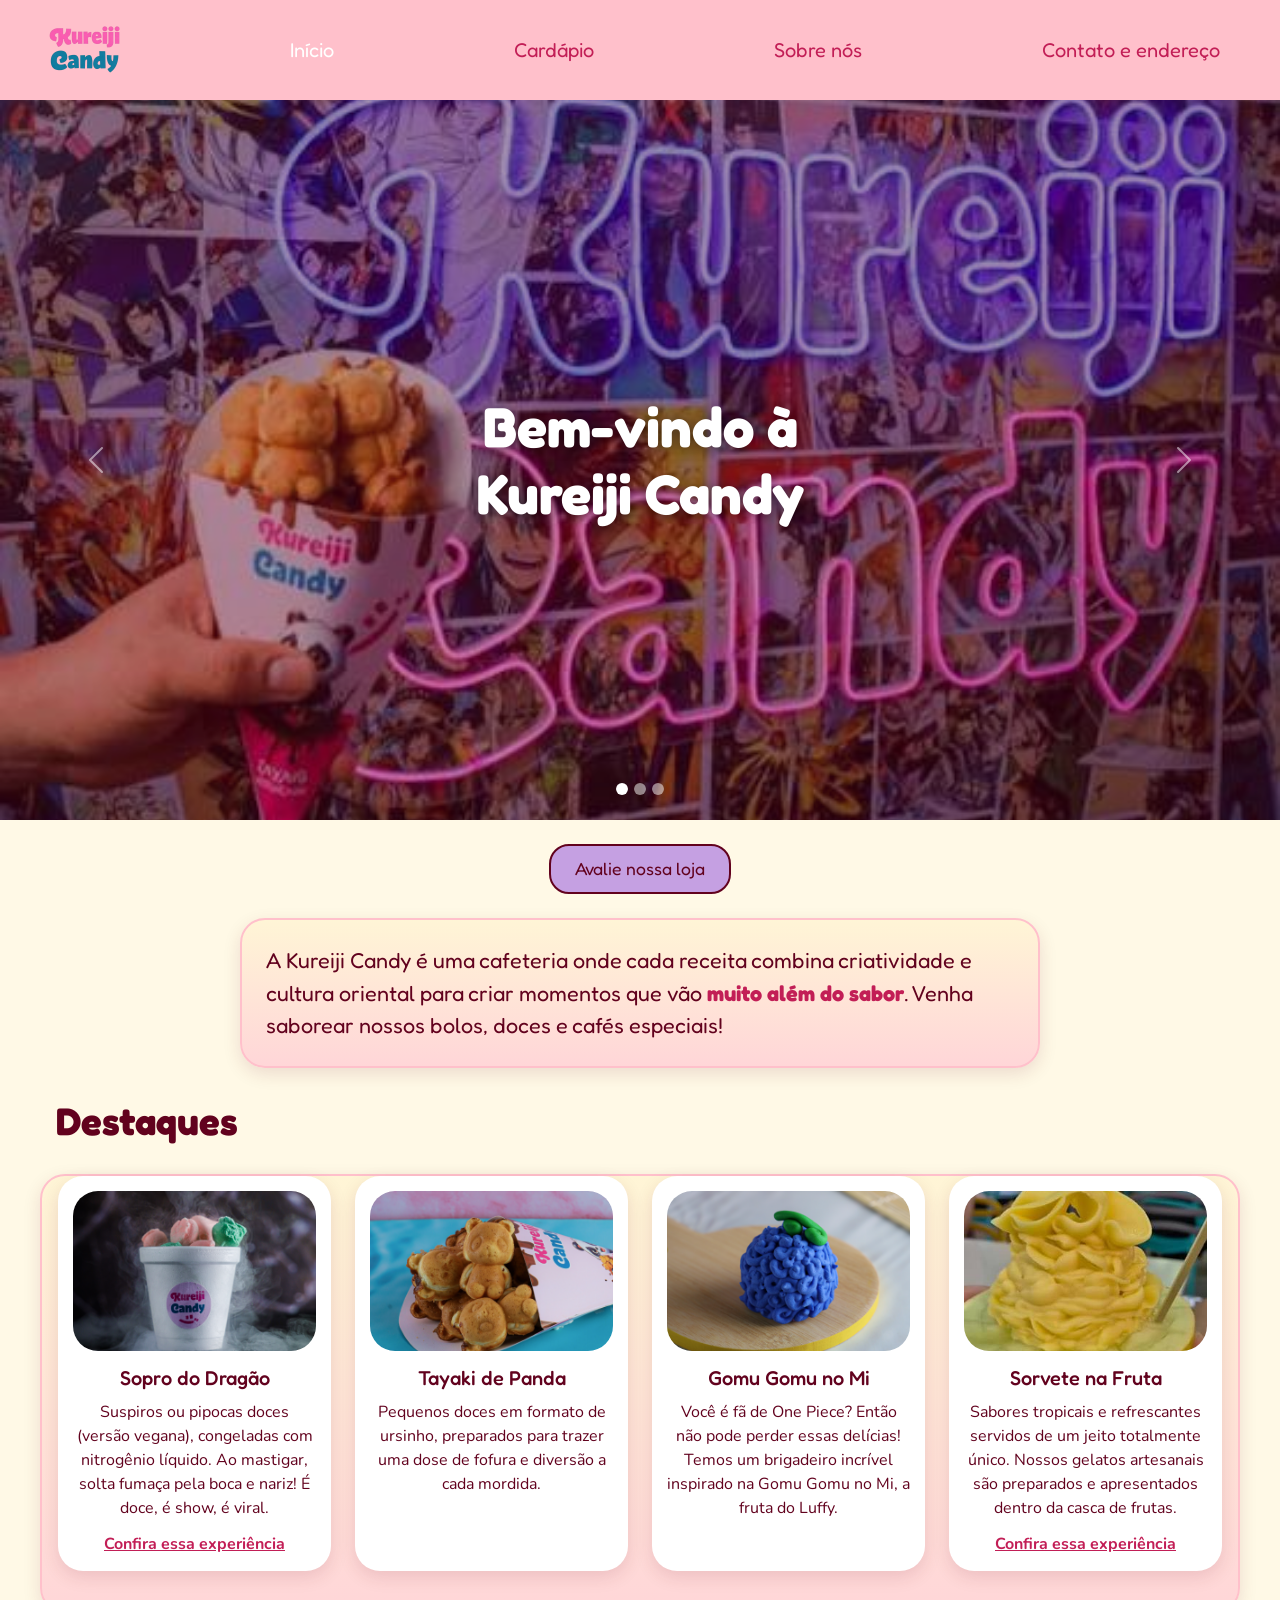
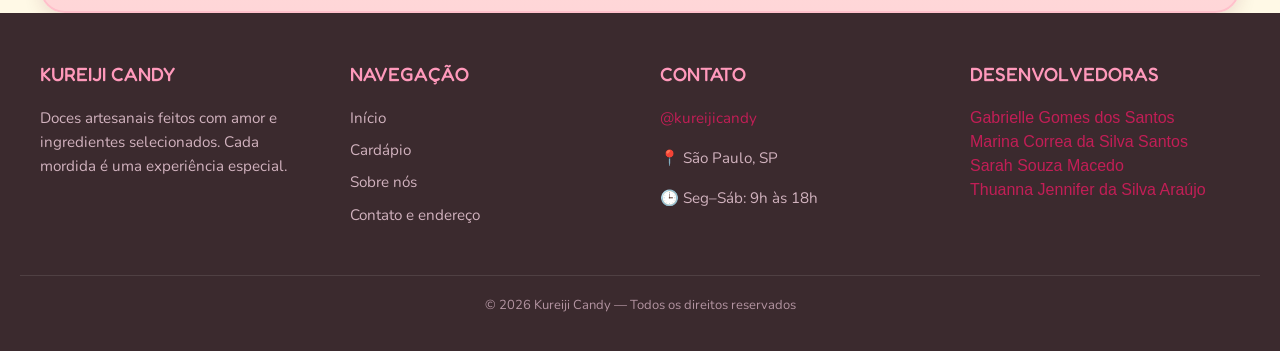
<file: index.html>
<!DOCTYPE html>
<html lang="pt-BR">

<head>
  <meta charset="UTF-8">
  <meta name="viewport" content="width=device-width, initial-scale=1">
  <title>Kureiji Candy</title>
  <link rel="preconnect" href="https://fonts.googleapis.com">
  <link rel="preconnect" href="https://fonts.gstatic.com" crossorigin>
  <link
    href="https://fonts.googleapis.com/css2?family=Fredoka:wght@300..700&family=Nunito:ital,wght@0,200..1000;1,200..1000&display=swap"
    rel="stylesheet">
  <link href="https://cdn.jsdelivr.net/npm/bootstrap@5.3.8/dist/css/bootstrap.min.css" rel="stylesheet"
    integrity="sha384-sRIl4kxILFvY47J16cr9ZwB07vP4J8+LH7qKQnuqkuIAvNWLzeN8tE5YBujZqJLB" crossorigin="anonymous">
  <link rel="icon" type="image/png" href="imagens/logo.jpg">
  <link rel="stylesheet" href="style/style.css">
</head>

<body>

  <div class="barranavegacao">
    <ul>
      <li><img src="imagens/logo_kureiji_transparente.png" id="logo" alt="Logo da Kureiji Candy"></li>
      <li><a href="#" class="active">Início</a></li>
      <li><a href="paginas/Cardapio.html">Cardápio</a></li>
      <li><a href="paginas/Sobre_nos.html">Sobre nós</a></li>
      <li><a href="paginas/Contato_e_endereco.html">Contato e endereço</a></li>
    </ul>
  </div>

  <header>
    <div id="carouselKureiji" class="carousel slide" data-bs-ride="carousel">
      <section class="banner">
        <h1>Bem-vindo à<br><span>Kureiji Candy</span></h1>
      </section>

      <!-- INDICADORES (bolinhas) -->
      <div class="carousel-indicators">
        <button type="button" data-bs-target="#carouselKureiji" data-bs-slide-to="0" class="active" aria-current="true"
          aria-label="Slide 1"></button>
        <button type="button" data-bs-target="#carouselKureiji" data-bs-slide-to="1" aria-label="Slide 2"></button>
        <button type="button" data-bs-target="#carouselKureiji" data-bs-slide-to="2" aria-label="Slide 3"></button>
      </div>

      <div class="carousel-inner">

        <!-- PRIMEIRA IMAGEM -->
        <div class="carousel-item active">
          <img src="imagens/fachadaofc.jpeg" class="d-block w-100" alt="Fachada da cafeteria">
        </div>

        <!-- SEGUNDA IMAGEM -->
        <div class="carousel-item">
          <img src="imagens/Soprododragao.png" class="d-block w-100" alt="Sopro do Dragão">
        </div>

        <!-- TERCEIRA IMAGEM -->
        <div class="carousel-item">
          <img src="imagens/TayakiPanda.png" class="d-block w-100" alt="Tayaki de Panda">
        </div>

      </div>

      <!-- BOTÕES -->
      <button class="carousel-control-prev" type="button" data-bs-target="#carouselKureiji" data-bs-slide="prev">
        <span class="carousel-control-prev-icon" aria-hidden="true"></span>
        <span class="visually-hidden">Anterior</span>
      </button>

      <button class="carousel-control-next" type="button" data-bs-target="#carouselKureiji" data-bs-slide="next">
        <span class="carousel-control-next-icon" aria-hidden="true"></span>
        <span class="visually-hidden">Próximo</span>
      </button>

    </div>
  </header>


  <main>

    <div id="linkdeavaliacao">
      <a href="https://www.google.com/searchviewer/10?svid=CAwSHRIbCgNwdnESFENnMHZaeTh4TVhjNE4yZDROemh0GAo#sv=[base64]"
        target="_blank" rel="noopener noreferrer">Avalie nossa loja</a>
    </div>

    <section id="abertura">
      <p>A Kureiji Candy é uma cafeteria onde cada receita combina criatividade e cultura oriental para criar momentos
        que vão <span>muito além do sabor</span>. Venha saborear nossos bolos, doces e cafés especiais!</p>
    </section>

    <h2>Destaques</h2>

    <section id="doces">
      <div class="row row-cols-1 row-cols-md-2 row-cols-lg-4 g-4">

        <div class="col">
          <div class="card h-100">
            <img src="imagens/Soprododragao.png" class="card-img-top" alt="Suspiros soltando fumaça">
            <div class="card-body">
              <h5 class="card-title">Sopro do Dragão</h5>
              <p class="card-text">Suspiros ou pipocas doces (versão vegana), congeladas com nitrogênio líquido. Ao
                mastigar, solta fumaça pela boca e nariz! É doce, é show, é viral.</p>
              <div class="link-dragao">
                <a href="https://www.instagram.com/reel/DWXeiYFj6IG/" target="_blank" rel="noopener noreferrer">Confira
                  essa experiência</a>
              </div>
            </div>
          </div>
        </div>

        <div class="col">
          <div class="card h-100">
            <img src="imagens/TayakiPanda.png" class="card-img-top" alt="Massa assada em formato de ursinhos recheados">
            <div class="card-body">
              <h5 class="card-title">Tayaki de Panda</h5>
              <p class="card-text">Pequenos doces em formato de ursinho, preparados para trazer uma dose de fofura e
                diversão a cada mordida.</p>
            </div>
          </div>
        </div>

        <div class="col">
          <div class="card h-100">
            <img src="imagens/frutaluffy.png" class="card-img-top" alt="Brigadeiro no formato da Gomu Gomu no Mi">
            <div class="card-body">
              <h5 class="card-title">Gomu Gomu no Mi</h5>
              <p class="card-text">Você é fã de One Piece? Então não pode perder essas delícias! Temos um brigadeiro
                incrível inspirado na Gomu Gomu no Mi, a fruta do Luffy.</p>
            </div>
          </div>
        </div>

        <div class="col">
          <div class="card h-100">
            <img src="imagens/fruta.jpg" class="card-img-top" alt="Sorvete servido na casca da fruta">
            <div class="card-body">
              <h5 class="card-title">Sorvete na Fruta</h5>
              <p class="card-text">Sabores tropicais e refrescantes servidos de um jeito totalmente único. Nossos
                gelatos artesanais são preparados e apresentados dentro da casca de frutas.</p>
              <div class="link-dragao">
                <a href="https://www.instagram.com/reel/DdrtJ87J-g4/" target="_blank" rel="noopener noreferrer">Confira
                  essa experiência</a>
              </div>
            </div>
          </div>
        </div>

      </div>
    </section>
  </main>

  <footer>
    <div class="footer-content">

      <div class="footer-coluna">
        <h3>Kureiji Candy</h3>
        <p>Doces artesanais feitos com amor e ingredientes selecionados. Cada mordida é uma experiência especial.</p>
      </div>

      <div class="footer-coluna">
        <h3>Navegação</h3>
        <ul>
          <li><a href="#">Início</a></li>
          <li><a href="paginas/Cardapio.html">Cardápio</a></li>
          <li><a href="paginas/Sobre_nos.html">Sobre nós</a></li>
          <li><a href="paginas/Contato_e_endereco.html">Contato e endereço</a></li>
        </ul>
      </div>

      <div class="footer-coluna">
        <h3>Contato</h3>
        <p><a href="https://www.instagram.com/kureijicandy/" target="_blank" rel="noopener noreferrer">@kureijicandy</a>
        </p>
        <p>📍 São Paulo, SP</p>
        <p>🕒 Seg–Sáb: 9h às 18h</p>
      </div>

         <div class="footer-coluna">
                <h3>Desenvolvedoras</h3>
                <a href="#" class="btn-solid theme-primary">Gabrielle Gomes dos Santos</a></br>
                <a href="#" class="btn-solid theme-primary">Marina Correa da Silva Santos</a></br>
                <a href="#" class="btn-solid theme-primary">Sarah Souza Macedo</a></br>
                <a href="#" class="btn-solid theme-primary">Thuanna Jennifer da Silva Araújo</a>

            </div>

    </div>

    <div class="copyright">
      <p>&copy; 2026 Kureiji Candy — Todos os direitos reservados</p>
    </div>
  </footer>

  <script src="https://cdn.jsdelivr.net/npm/bootstrap@5.3.8/dist/js/bootstrap.bundle.min.js"></script>

</body>

</html>
</file>
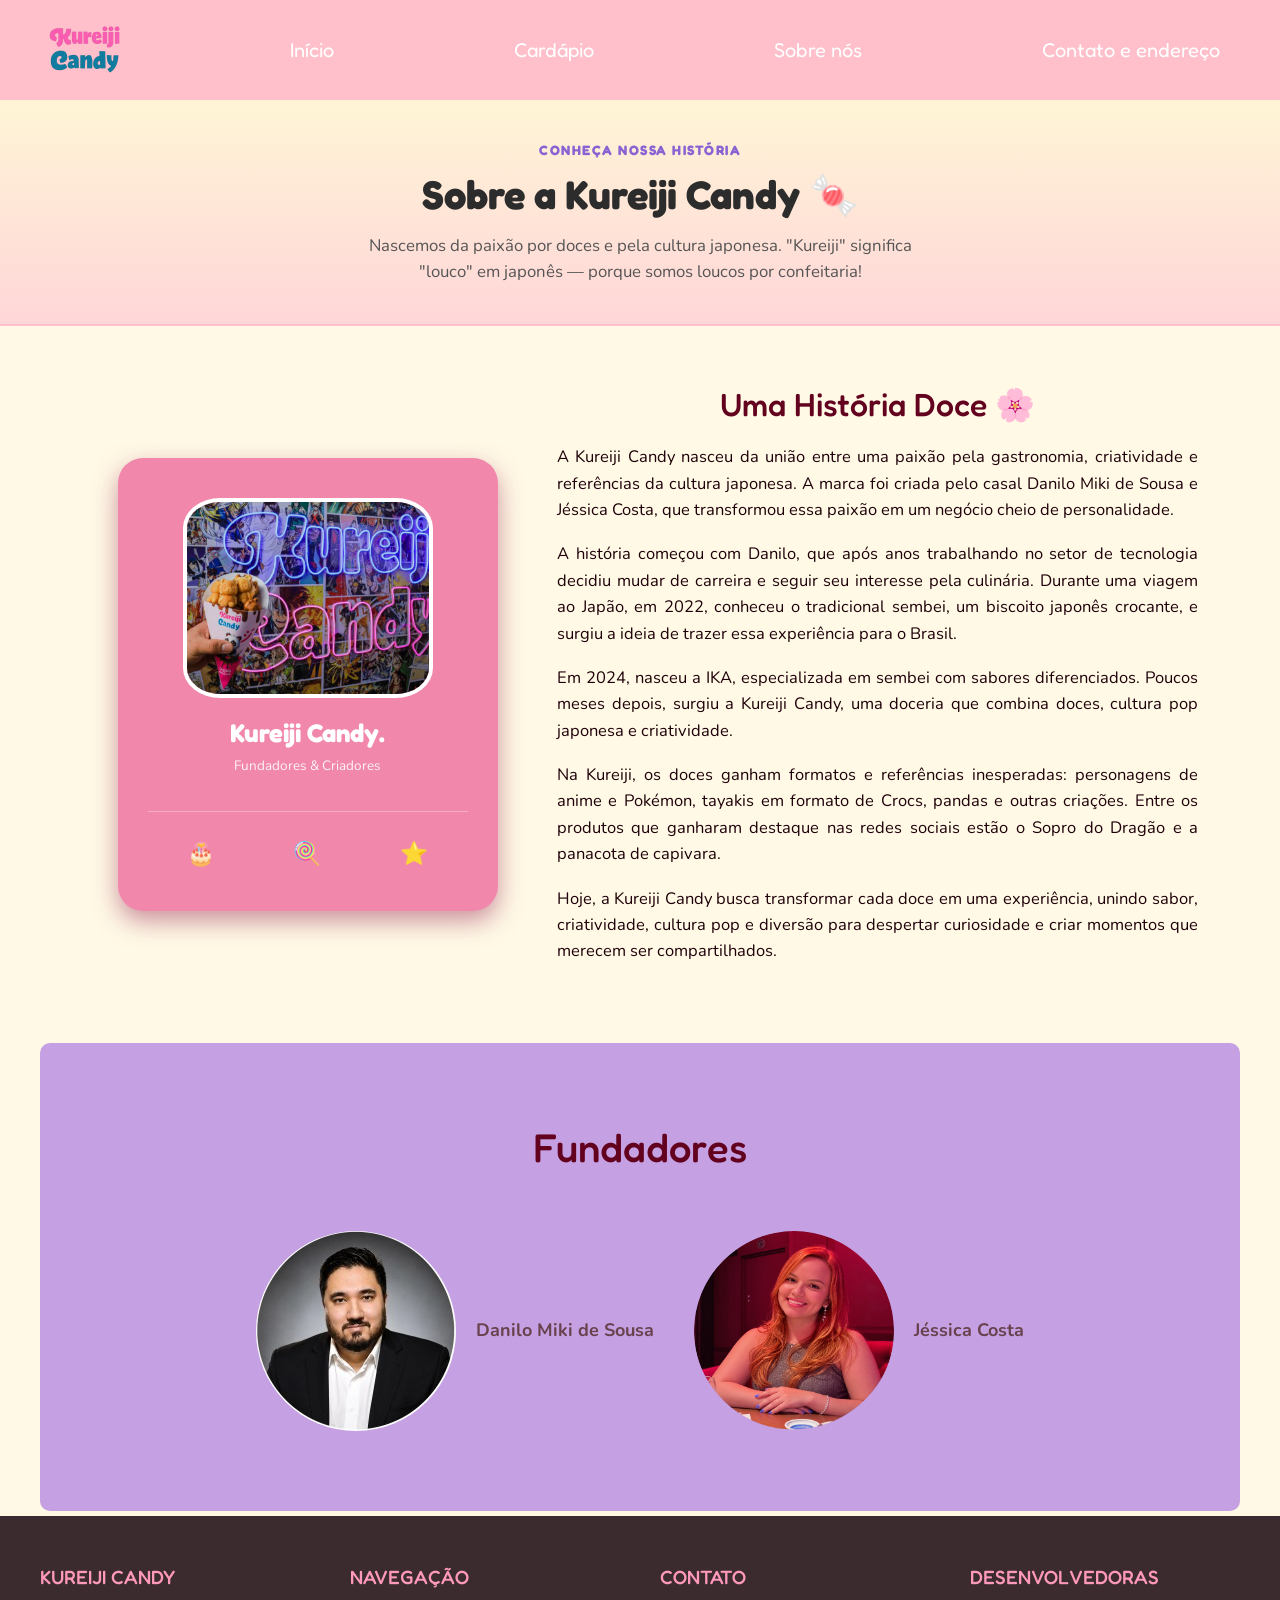
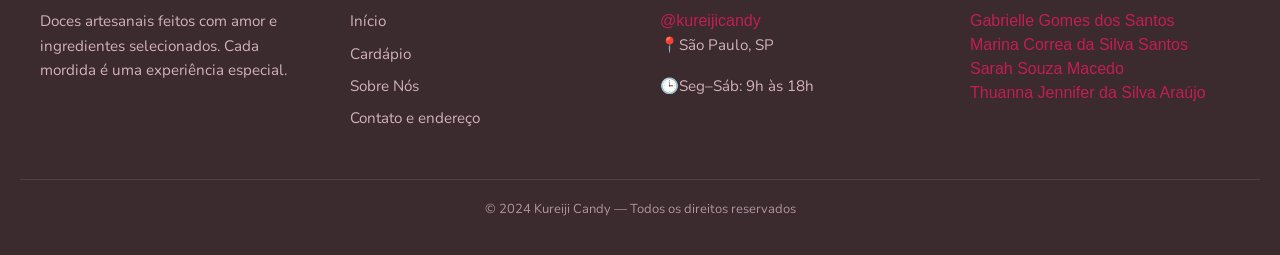
<file: paginas/Sobre_nos.html>
<!DOCTYPE html>
<html lang="pt-BR">

<head>
	<meta charset="UTF-8" />
	<meta name="viewport" content="width=device-width, initial-scale=1">
	<title>Sobre Nós</title>


	<!-- FONTE PARA TITULO: FREDOKA -->
	<link rel="preconnect" href="https://fonts.googleapis.com">
	<link rel="preconnect" href="https://fonts.gstatic.com" crossorigin>
	<link href="https://fonts.googleapis.com/css2?family=Nunito:ital,wght@0,200..1000;1,200..1000&display=swap"
		rel="stylesheet">

	<!-- FONTE PARA TEXTO: NUNITO -->
	<link rel="preconnect" href="https://fonts.googleapis.com">
	<link rel="preconnect" href="https://fonts.gstatic.com" crossorigin>
	<link
		href="https://fonts.googleapis.com/css2?family=Fredoka:wght@300..700&family=Nunito:ital,wght@0,200..1000;1,200..1000&display=swap"
		rel="stylesheet">

	<!-- Bootstrap CSS -->
	<link href="https://cdn.jsdelivr.net/npm/bootstrap@5.3.8/dist/css/bootstrap.min.css" rel="stylesheet">

	<link rel="icon" type="image/png" href="../imagens/logo.jpg">
	<link rel="stylesheet" href="../style/sobre_nos.css">
</head>

<body>
	<div class="barranavegacao">
		<ul>
			<li><img src="../imagens/logo_kureiji_transparente.png" id="logo"></li>
			<li><a href="../index.html">Início</a></li>
			<li><a href="Cardapio.html">Cardápio</a></li>
			<li><a href="Sobre_nos.html" class="active">Sobre nós</a></li>
			<li><a href="Contato_e_endereco.html">Contato e endereço</a></li>
		</ul>
	</div>

	<div id="header">
		<span class="subtitulo">CONHEÇA NOSSA HISTÓRIA</span>
		<h1>Sobre a Kureiji Candy 🍬</h1>
		<p>Nascemos da paixão por doces e pela cultura japonesa. "Kureiji" significa "louco" em japonês — porque somos
			loucos por confeitaria!</p>
	</div>

	<section class="sobre-nos">
    <div class="container">
        <div class="row g-4 align-items-center">

            <!-- Lado esquerdo: Cartão de perfil -->
            <div class="col-12 col-md-5">
                <div class="cartao-perfil">
                    <img src="../imagens/kureiji-candy-letreiro.jpg"
                         alt="Kureiji Candy"
                         class="avatar-perfil">

                    <h3>Kureiji Candy.</h3>
                    <p class="cargo">Fundadores & Criadores</p>

                    <div class="estatisticas">
                        <div class="stat-item"><span>🎂</span></div>
                        <div class="stat-item"><span>🍭</span></div>
                        <div class="stat-item"><span>⭐</span></div>
                    </div>
                </div>
            </div>

            <!-- Lado direito: História -->
            <div class="col-12 col-md-7">
                <div class="conteudo-historia">
                    <h1>Uma História Doce 🌸</h1>

                    <p>A Kureiji Candy nasceu da união entre uma paixão pela gastronomia, criatividade e referências da cultura japonesa. A marca foi criada pelo casal Danilo Miki de Sousa e Jéssica Costa, que transformou essa paixão em um negócio cheio de personalidade.</p>

                    <p>A história começou com Danilo, que após anos trabalhando no setor de tecnologia decidiu mudar de carreira e seguir seu interesse pela culinária. Durante uma viagem ao Japão, em 2022, conheceu o tradicional sembei, um biscoito japonês crocante, e surgiu a ideia de trazer essa experiência para o Brasil.</p>

                    <p>Em 2024, nasceu a IKA, especializada em sembei com sabores diferenciados. Poucos meses depois, surgiu a Kureiji Candy, uma doceria que combina doces, cultura pop japonesa e criatividade.</p>

                    <p>Na Kureiji, os doces ganham formatos e referências inesperadas: personagens de anime e Pokémon, tayakis em formato de Crocs, pandas e outras criações. Entre os produtos que ganharam destaque nas redes sociais estão o Sopro do Dragão e a panacota de capivara.</p>

                    <p>Hoje, a Kureiji Candy busca transformar cada doce em uma experiência, unindo sabor, criatividade, cultura pop e diversão para despertar curiosidade e criar momentos que merecem ser compartilhados.</p>
                </div>
            </div>

        </div>
    </div>
</section>

	<section class="secao-fundadores">
		<div class="imagens-fundadores">
			<h1 class="titulo-fundadores">Fundadores</h1>

			<div class="fundador-item">
				<img src="../imagens/danilo_miki.jpg" alt="Danilo Miki de Sousa">
				<p>Danilo Miki de Sousa</p>
			</div>

			<div class="fundador-item">
				<img src="../imagens/jessica_costa.png" alt="Jéssica Costa">
				<p>Jéssica Costa</p>
			</div>
		</div>
	</section>

	<footer>
		<div class="footer-content">
			<div class="footer-coluna">
				<h3>Kureiji Candy</h3>
				<p>Doces artesanais feitos com amor e ingredientes selecionados. Cada mordida é uma experiência
					especial.</p>
			</div>
			<div class="footer-coluna">
				<h3>Navegação</h3>
				<ul>
					 <li><a href="../index.html">Início</a></li>
					<li><a href="Cardapio.html">Cardápio</a></li>
                    <li><a href="Sobre_nos.html">Sobre Nós</a></li>
					<li><a href="Contato_e_endereco.html">Contato e endereço</a></li>
				</ul>
			</div>

			<div class="footer-coluna">
				<h3>Contato</h3>
				<a href="https://www.instagram.com/kureijicandy/" target="_blank"
					rel="noopener noreferrer">@kureijicandy</a>
                                 </br>

				<p>📍São Paulo, SP</p>
				<p>🕒Seg–Sáb: 9h às 18h</p>
			</div>

			   <div class="footer-coluna">
                <h3>Desenvolvedoras</h3>
                <a href="#" class="btn-solid theme-primary">Gabrielle Gomes dos Santos</a></br>
                <a href="#" class="btn-solid theme-primary">Marina Correa da Silva Santos</a></br>
                <a href="#" class="btn-solid theme-primary">Sarah Souza Macedo</a></br>
                <a href="#" class="btn-solid theme-primary">Thuanna Jennifer da Silva Araújo</a>

            </div>

		</div>
		<div class="copyright">
			<p>&copy; 2024 Kureiji Candy — Todos os direitos reservados</p>
		</div>
	</footer>

	<script src="https://cdn.jsdelivr.net/npm/bootstrap@5.3.8/dist/js/bootstrap.bundle.min.js"></script>
</body>
</html>
</file>
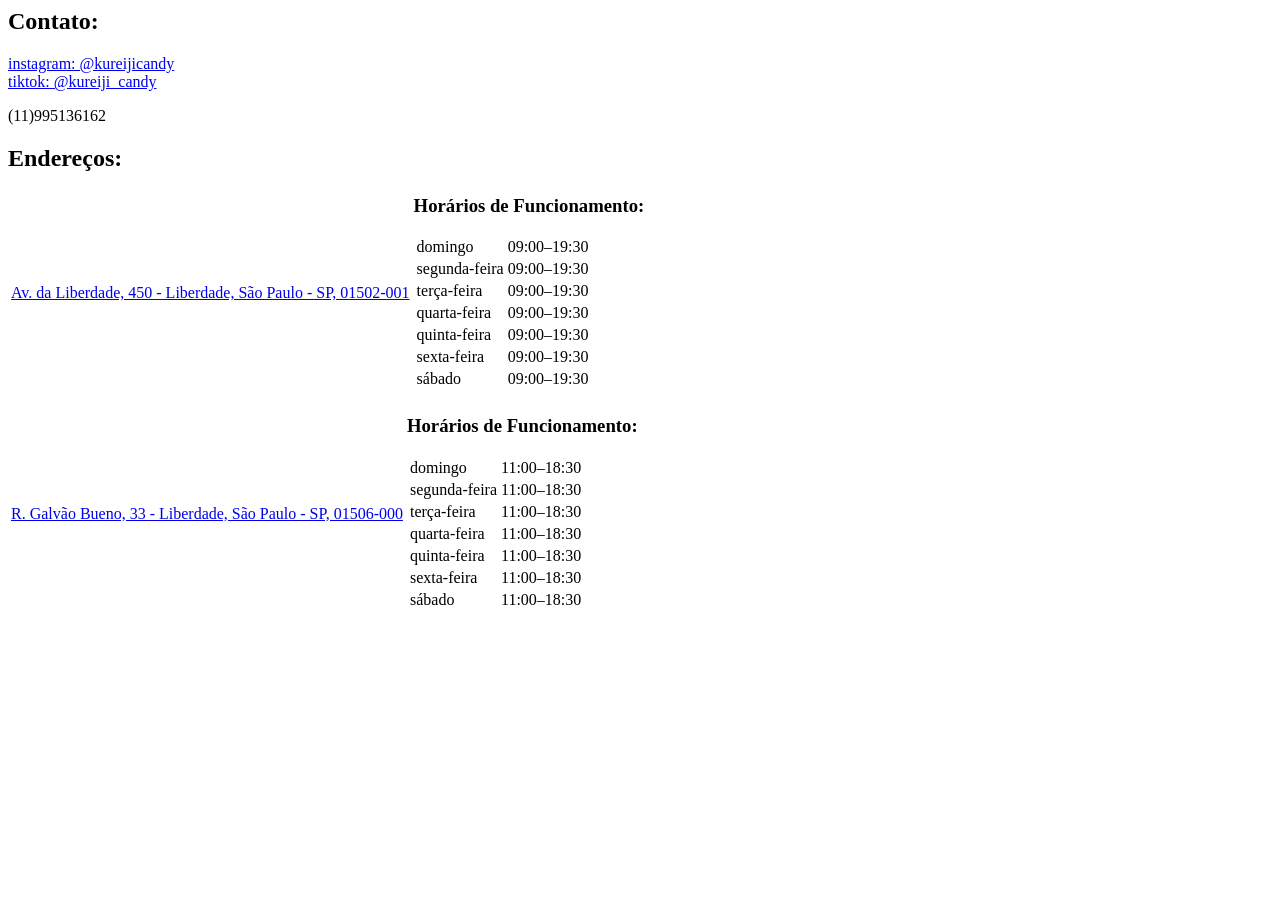
<file: pasta4/Contato_e_endereco.html>
<html>
	<head>
		<title>Contato e endereço</title>
		<meta charset="UTF-8"/a>
	</head>
	<body>
		<h2>Contato:</h2>
		<a href="https://www.instagram.com/kureijicandy/"> instagram: @kureijicandy</a>
		</br>
		<a href="https://www.tiktok.com/@kureiji_candy"> tiktok: @kureiji_candy</a>
		<p>(11)995136162</p>

		<h2>Endereços:</h2>
		<table>
			<tr>
				<td>
					<a href="https://www.google.com/maps/place/Kureiji+Candy+-+Casar%C3%A3o+da+Liberdade/@-23.5567462,-46.6365027,17z/data=!3m1!4b1!4m6!3m5!1s0x94ce594316049821:0xfcb182c4a9b68155!8m2!3d-23.5567462!4d-46.6365027!16s%2Fg%2F11n44zfhsc?entry=ttu&g_ep=EgoyMDI2MDgxOS4wIKXMDSoASAFQAw%3D%3D">Av. da Liberdade, 450 - Liberdade, São Paulo - SP, 01502-001</a>
				</td>
				<td>
					<h3>Horários de Funcionamento:</h3>
						<table>
							<tr>
								<td>domingo</td>
								<td>09:00–19:30</td>
							</tr>
							<tr>
								<td>segunda-feira</td>
								<td>09:00–19:30</td>
							</tr>
							<tr>
								<td>terça-feira</td>
								<td>09:00–19:30</td>
							</tr>
							<tr>
								<td>quarta-feira</td>
								<td>09:00–19:30</td>
							</tr>
							<tr>
								<td>quinta-feira</td>
								<td>09:00–19:30</td>
							</tr>
							<tr>
								<td>sexta-feira</td>
							<td>09:00–19:30</td>
							</tr>
							<tr>
								<td>sábado</td>
								<td>09:00–19:30</td>
							</tr>
						</table>
			</tr>
		</table>
	</br>
		<table>
			<tr>
				<td>
					<a href="https://www.google.com/maps/place/Galeria+Pingo+Doce/@-23.5558076,-46.6351554,17z/data=!3m1!4b1!4m6!3m5!1s0x94ce591626e097ed:0x21689919c6751422!8m2!3d-23.5558076!4d-46.6351554!16s%2Fg%2F11t7xzg5r9?hl=pt-BR&entry=ttu&g_ep=EgoyMDI2MDgxOS4wIKXMDSoASAFQAw%3D%3D">R. Galvão Bueno, 33 - Liberdade, São Paulo - SP, 01506-000</a>
				</td>
				<td>
					<h3>Horários de Funcionamento:</h3>
						<table>
							<tr>
								<td>domingo</td>
								<td>11:00–18:30</td>
							</tr>
							<tr>
								<td>segunda-feira</td>
								<td>11:00–18:30</td>
							</tr>
							<tr>
								<td>terça-feira</td>
								<td>11:00–18:30</td>
							</tr>
							<tr>
								<td>quarta-feira</td>
								<td>11:00–18:30</td>
							</tr>
							<tr>
								<td>quinta-feira</td>
								<td>11:00–18:30</td>
							</tr>
							<tr>
								<td>sexta-feira</td>
							<td>11:00–18:30</td>
							</tr>
							<tr>
								<td>sábado</td>
								<td>11:00–18:30</td>
							</tr>
						</table>
			</tr>
		</table>

	</body>
</html>
</file>
<file: style/style.css>
:root {
  --fundo: #fff9e6;       /* fundo da página (creme) */
  --rosa: #ffc0cb;        /* barra de navegação e detalhes suaves */
  --rosa-card: #f188ab;   /* cartões */
  --rosa-forte: #c21e56;  /* links, destaques */
  --vinho: #62021e;       /* títulos */
  --texto: #1f0109;       /* texto corrido */
  --roxo: #c5a0e2;        /* destaques em lilás */
  --turquesa: #4dd0e1;    /* hover do menu */
  --rodape: #3b2a2e;      /* fundo do rodapé */
  --branco: #ffffff;
  --raio: 25px;
  --sombra: 0 6px 18px rgba(98, 2, 30, 0.12);
}

body {
  margin: 0;
  background: var(--fundo);
  font-family: 'Nunito', sans-serif;
  color: var(--texto);
}

h1, h2, h3, h4, h5 {
  font-family: 'Fredoka', sans-serif;
}

a {
  color: var(--rosa-forte);
  text-decoration: none;
  text-align: left ;

}

a:focus-visible {
  outline: 3px solid #ac6d09;
  outline-offset: 3px;
}

/* ---------- BARRA DE NAVEGAÇÃO ---------- */
.barranavegacao ul {
    list-style-type: none;
    margin: 0;
    padding: 0 35px;
    background-color: pink;
    display: flex;
    justify-content: space-between;
    align-items: center;
}

#logo {
    width: 100px;
    text-align: left;
    display: block;
}

.barranavegacao ul li a,
.barranavegacao ul li a:visited {
    display: block;
    color: #c21e56;
    padding: 8px 25px;
    text-decoration: none;
    font-family: 'Fredoka', sans-serif;
    font-size: 20px;
}

/* Página atual */
.barranavegacao ul li a.active,
.barranavegacao ul li a.active:visited {
    color: white;
}

/* Efeito para dispositivos com mouse */
@media (hover: hover) {
    .barranavegacao ul li a:hover {
        background-color: #4dd0e1;
        border-radius: 30px;
    }
}

/* ---------- CARROSSEL ---------- */
#carouselKureiji {
  position: relative;
  width: 100%;
  max-width: none;
  margin: 0;
  overflow: hidden;
  border-radius: 0;
}

#carouselKureiji .carousel-item img {
  width: 100%;
  height: 80vh;
  min-height: 400px;
  object-fit: cover;
  border-radius: 0;
}

#carouselKureiji .carousel-item::after {
  content: "";
  position: absolute;
  inset: 0;
  background: rgba(98, 2, 30, 0.35);
  border-radius: 0;
  pointer-events: none;
}

#carouselKureiji .carousel-indicators {
  margin-bottom: 15px;
}

#carouselKureiji .carousel-indicators button {
  width: 12px;
  height: 12px;
  border-radius: 50%;
}

/* ---------- BANNER (texto por cima do carrossel) ---------- */
.banner {
  position: absolute;
  inset: 0;
  z-index: 2;
  display: flex;
  align-items: center;
  justify-content: center;
  text-align: center;
  padding: 16px;
  pointer-events: none; /* deixa os botões do carrossel clicáveis */
}

/* "Bem-vindo à Kureiji Candy" em negrito */
.banner h1 {
  color: var(--branco);
  font-size: clamp(2rem, 6vw, 3.5rem);
  font-weight: 700;
  text-shadow: 0 2px 12px rgba(0, 0, 0, 0.45);
  margin: 0;
}

.banner img {
  width: clamp(120px, 22vw, 200px);
  height: auto;
}

/* ---------- ABERTURA ---------- */
#abertura {
  max-width: 800px;
  margin: 20px auto;
  padding: 24px;
  text-align: left;
  background: linear-gradient(to bottom, #fff5d6, #ffd6d8);
  border: 2px solid var(--rosa);
  border-radius: var(--raio);
  box-shadow: var(--sombra);
}

#abertura p {
  margin: 0;
  color: var(--vinho);
  font-family: 'Fredoka', sans-serif;
  font-size: clamp(1.1rem, 2.5vw, 1.35rem);
  line-height: 1.5;
}

#abertura span {
  color: var(--rosa-forte);
  font-weight: 700;
}

/* ---------- LINK DE AVALIAÇÃO ---------- */
#linkdeavaliacao {
  text-align: center;
  margin: 24px 16px;
}

#linkdeavaliacao a {
  display: inline-flex;
  align-items: center;
  justify-content: center;
  color: var(--vinho);
  background-color: var(--roxo);
  border: 2px solid var(--vinho);
  border-radius: 20px;
  padding: 10px 24px;
  font-family: 'Fredoka', sans-serif;
  font-size: 1.1rem;
  text-decoration: none;
  transition: background-color 0.2s, color 0.2s;
}

#linkdeavaliacao a:hover,
#linkdeavaliacao a:active {
  background-color: var(--vinho);
  border-radius: 30px;
  color: var(--branco);
}

/* ---------- DESTAQUES ---------- */
h2 {
  color: var(--vinho);
  font-weight: 700;
  font-size: clamp(1.8rem, 4vw, 2.4rem);
  text-align: left;
  max-width: 1200px;
  margin: 30px auto;
  padding: 0 16px;
}

#doces {
  max-width: 1200px;
  margin: 0 auto;
  padding: 0 16px 40px;
  background-color: var(--rosa-forte);
  background: linear-gradient(to bottom, #fff5d6, #ffd6d8);
  border: 2px solid var(--rosa);
  border-radius: var(--raio);
  box-shadow: var(--sombra);
}

#doces .card {
  border: none;
  border-radius: var(--raio);
  box-shadow: var(--sombra);
  padding: 15px;
  text-align: center;
}

#doces .card-img-top {
  width: 100%;
  height: 160px;
  border-radius: var(--raio);
  object-fit: cover;
}

#doces .card-body {
  display: flex;
  flex-direction: column;
  padding: 15px 0 0;
}

#doces .card-title {
  color: var(--vinho);
  margin-bottom: 10px;
}

#doces .card-text {
  color: var(--vinho);
  margin-bottom: 12px;
}

#doces .link-dragao {
  margin-top: auto;
}

.link-dragao a {
  color: var(--rosa-forte);
  font-weight: bold;
  text-decoration: underline;
}

.link-dragao a:hover {
  color: var(--vinho);
}

/* ---------- RODAPÉ ---------- */
footer {
    background-color: #3b2a2e;
    /* Fundo escuro idêntico à imagem */
    color: #e6c5cc;
    padding: 50px 20px 20px 20px;
    font-family: 'Arial', sans-serif;
}


.footer-content {
    display: flex;
    justify-content: space-around;
    flex-wrap: wrap;
    max-width: 1200px;
    margin: 0 auto;
    gap: 40px;
}


.footer-coluna {
    flex: 1;
    min-width: 250px;
}


.footer-coluna h3 {
    color: #ff99bb;
    font-size: 1.2rem;
    margin-bottom: 20px;
    text-transform: uppercase;
    font-family: 'Fredoka', sans-serif;
    text-align: left ;


}


.footer-coluna p,
.footer-coluna ul {
    font-size: 0.95rem;
    line-height: 1.6;
    color: #d1b2be;
    font-family: 'Nunito', sans-serif;
    text-align: left ;
}


.footer-coluna ul {
    list-style: none;
    padding: 0;
    margin: 0;
    text-align: left ;


}


.footer-coluna ul li a {
    color: #d1b2be;
    text-decoration: none;
    display: block;
    margin-bottom: 8px;
    text-align: left ;
}


.footer-coluna ul li a:hover {
    color: #ffffff;
}


.copyright {
    border-top: 1px solid rgba(255, 255, 255, 0.1);
    text-align: center;
    padding-top: 20px;
    margin-top: 40px;
    font-size: 0.85rem;
    color: #b394a1;
}


.copyright p {
    font-family: 'Nunito', sans-serif;
    font-size: 13px;
    color: #b394a1;
}

/* ---------- RESPONSIVIDADE ---------- */
@media (max-width: 768px) {
  #carouselKureiji .carousel-item img {
    height: 60vh;
    min-height: 300px;
  }
   .barranavegacao ul {
        flex-direction: column;
        padding: 10px;
    }

    .barranavegacao ul li a {
        padding: 10px 15px;
        font-size: 18px;
    }
      .banner {
    justify-content: center;
    align-items: center;
    text-align: center;
    padding: 15px;
  }

  .banner h1 {
    font-size: clamp(2rem, 8vw, 2.8rem);
  }

}

@media (max-width: 640px) {
  .footer-coluna h3,
  .footer-coluna p,
  .footer-coluna ul,
  .footer-coluna ul li a,
  .footer-coluna p a {
    text-align: center;
  }
}
</file>
<file: style/sobre_nos.css>
body {
    background: #fff9e6;
    background-repeat: no-repeat;
    background-size: cover;
    margin: 0;
}
/* contorno visível para quem navega pelo teclado */
a:focus-visible {
  outline: 3px solid #ac6d09;
  outline-offset: 3px;
}

#logo {
  width: 100px;
  text-align: left;
  display: block;
}

.barranavegacao ul {
   list-style-type: none;
   margin: 0;
   padding: 0px 35px;
   background-color: pink;
   display: flex;
   justify-content: space-between;
   align-items: center;
}

.barranavegacao ul li a {
   display: block;
   color: white;
   padding: 8px 25px;
   text-decoration: none;
   font-family: 'Fredoka', sans-serif;
   font-size: 20px;
}

.barranavegacao ul li a:hover {
  background-color: #4dd0e1;
  border-radius: 30px;
}

.barranavegacao ul li a:visited {
    color: #c21e56;
}

.barranavegacao ul li a.active, 
.barranavegacao ul li a.active:visited {
    color: #ffffff;
}

h1 {
    color: #62021e;
    text-align: center;
    font-family: "Fredoka", sans-serif;
}

#header {
    text-align: center;
    padding: 40px 20px;
    font-family: 'Fredoka', sans-serif;
    background: linear-gradient(to bottom, #fff5d6, #ffd6d8);
    border-bottom: 2px solid #ffc0cb;
}

/* Estilo para a frase pequena superior */
#header .subtitulo {
    display: block;
    font-size: 0.85rem;
    font-weight: bold;
    color: #8a63d2;
    letter-spacing: 1.5px;
    margin-bottom: 10px;
    text-transform: uppercase;
    font-family: 'Fredoka', sans-serif;
}

/* Estilo para o título principal */
#header h1 {
    font-size: 2.5rem;
    color: #2c2c2c;
    margin: 0 0 15px 0;
    font-weight: 800;
    font-family: 'Fredoka', sans-serif;
}

/* Estilo para o parágrafo descritivo abaixo */
#header p {
    font-size: 1.05rem;
    color: #555555;
    max-width: 600px;
    margin: 0 auto;
    line-height: 1.5;
    font-family: 'Nunito', sans-serif;
}

/* Contentor principal que coloca os dois blocos lado a lado */
.sobre-nos {
    padding: 60px 20px;
    background-color: #fff9e6;
}

/* 1. O Cartão Cor-de-Rosa à Esquerda */
.cartao-perfil {
     background-color: rgb(241, 136, 171);
    color: white;
    padding: 40px 30px;
    border-radius: 25px;
    text-align: center;
    width: 100%;
    max-width: 380px;
    margin: 0 auto;
    box-shadow: 0 10px 25px rgba(175, 86, 117, 0.637);
}

.avatar-perfil {
    width: 100%;
    max-width: 250px;
    height: 200px;
    object-fit: cover;
    border-radius: 15%;
    border: 4px solid white;
    margin-bottom: 20px;
}

.cartao-perfil h3 {
    margin: 0;
    font-size: 1.6rem;
    font-weight: bold;
    font-family: 'Fredoka', sans-serif;
}

.cartao-perfil .cargo {
    font-size: 13.5px;
    opacity: 0.9;
    margin-top: 8px;
    margin-bottom: 35px;
    font-family: 'Nunito', sans-serif;
    font-weight: 400;
}

/* Ícones decorativos no fundo do cartão */
.estatisticas {
    display: flex;
    justify-content: space-around;
    border-top: 1px solid rgba(255, 255, 255, 0.3);
    padding-top: 25px;
}

.stat-item span {
    font-size: 1.4rem;
}

/* 2. O Bloco de Texto à Direita */
.conteudo-historia {
    max-width: 650px;
    margin: 0 auto;
}

.conteudo-historia h1 {
    font-size: 2rem;
    color: #62021e;
    margin-top: 0;
    margin-bottom: 20px;
    font-family: 'Fredoka', sans-serif;
}

.conteudo-historia p {
    line-height: 1.6;
    font-weight: normal;
    margin-bottom: 18px;
    color: #1f0109;
    font-size: 16.5px;
    text-align: justify;
    font-family: 'Nunito', sans-serif;
}

footer {
    background-color: #3b2a2e;
    /* Fundo escuro idêntico à imagem */
    color: #e6c5cc;
    padding: 50px 20px 20px 20px;
    font-family: 'Arial', sans-serif;
}

.footer-content {
    display: flex;
    justify-content: space-around;
    flex-wrap: wrap;
    max-width: 1200px;
    margin: 0 auto;
    gap: 40px;
}

.footer-coluna {
    flex: 1;
    min-width: 250px;
}

.footer-coluna h3 {
    color: #ff99bb;
    font-size: 1.2rem;
    margin-bottom: 20px;
    text-transform: uppercase;
    font-family: 'Fredoka', sans-serif;
}

.footer-coluna p,
.footer-coluna ul {
    font-size: 0.95rem;
    line-height: 1.6;
    color: #d1b2be;
    font-family: 'Nunito', sans-serif;
}

.footer-coluna ul {
    list-style: none;
    padding: 0;
    margin: 0;
}

.footer-coluna ul li a {
    color: #d1b2be;
    text-decoration: none;
    display: block;
    margin-bottom: 8px;
}

.footer-coluna ul li a:hover {
    color: #ffffff;
}

.copyright {
    border-top: 1px solid rgba(255, 255, 255, 0.1);
    text-align: center;
    padding-top: 20px;
    margin-top: 40px;
    font-size: 0.85rem;
    color: #b394a1;
}

.copyright p {
    font-family: 'Nunito', sans-serif;
    font-size: 13px;
}

a {
    color: #c21e56;
    text-decoration: none;
}

.secao-fundadores {
    display: flex;
    width: 100%;
    max-width: 1200px;
    padding: 60px 20px;
    margin: 0 auto 5.5px auto;
    background-color: #c5a0e2;
    /* Mantém o fundo creme da página */
    border-radius: 10px;
}

.imagens-fundadores {
     background-color: #c5a0e2;
    display: flex;
    flex-wrap: wrap;
    justify-content: center;
    align-items: center;
    gap: 40px;
    padding: 20px;
    width: 100%;
    max-width: 1200px;
    box-sizing: border-box;
}

/* Faz o título ocupar a linha inteira no topo e ficar centralizado */
.titulo-fundadores {
    width: 100%;
    text-align: center;
    margin-bottom: 20px;
    margin-top: 0;
    font-size: 2.5rem;
    font-family: 'Fredoka', sans-serif;
}


/* Agrupa a imagem e o nome lado a lado e centralizados verticalmente */
.fundador-item {
    display: flex;
    align-items: center;
    gap: 20px;
    /* Espaço entre a foto e o nome */
}

.fundador-item img {
    width: 200px;
    height: 200px;
    object-fit: cover;
    border-radius: 50%;
}

/* Ajustes para celulares */
@media (max-width: 576px) {
    .secao-fundadores {
        box-sizing: border-box;
        padding: 30px 15px;
    }

    .fundador-item {
        flex-direction: column;
        text-align: center;
    }

    .fundador-item img {
        width: 160px;
        height: 160px;
    }
}

.fundador-item p {
    font-family: 'Nunito', sans-serif;
    color: #68424d;
    /* Garante que o texto fique legível no fundo roxo */
    font-size: 18px;
    font-weight: bold;
    margin: 0;
}

@media (max-width: 768px) {
    .barranavegacao ul {
        flex-direction: column;
        padding: 10px;
    }

    .barranavegacao ul li a {
        padding: 10px 15px;
        font-size: 18px;
    }
}
</file>
